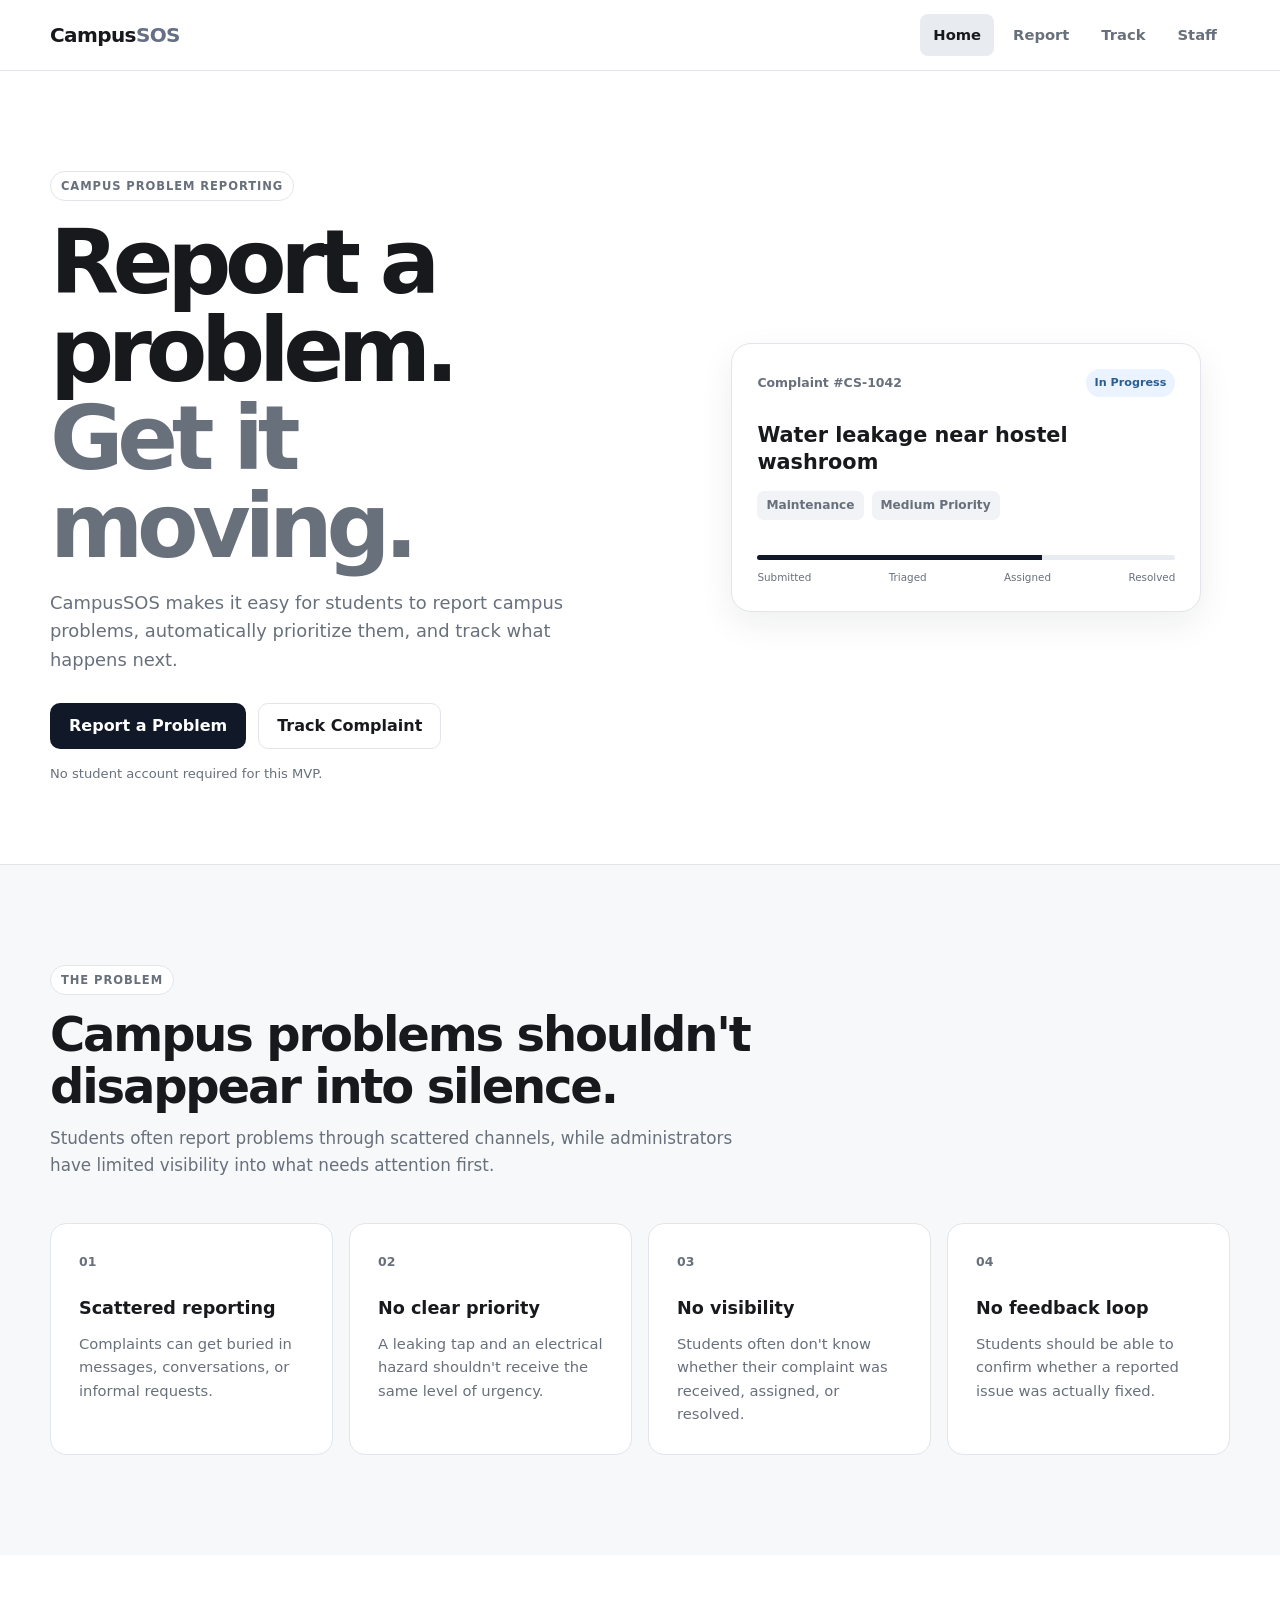
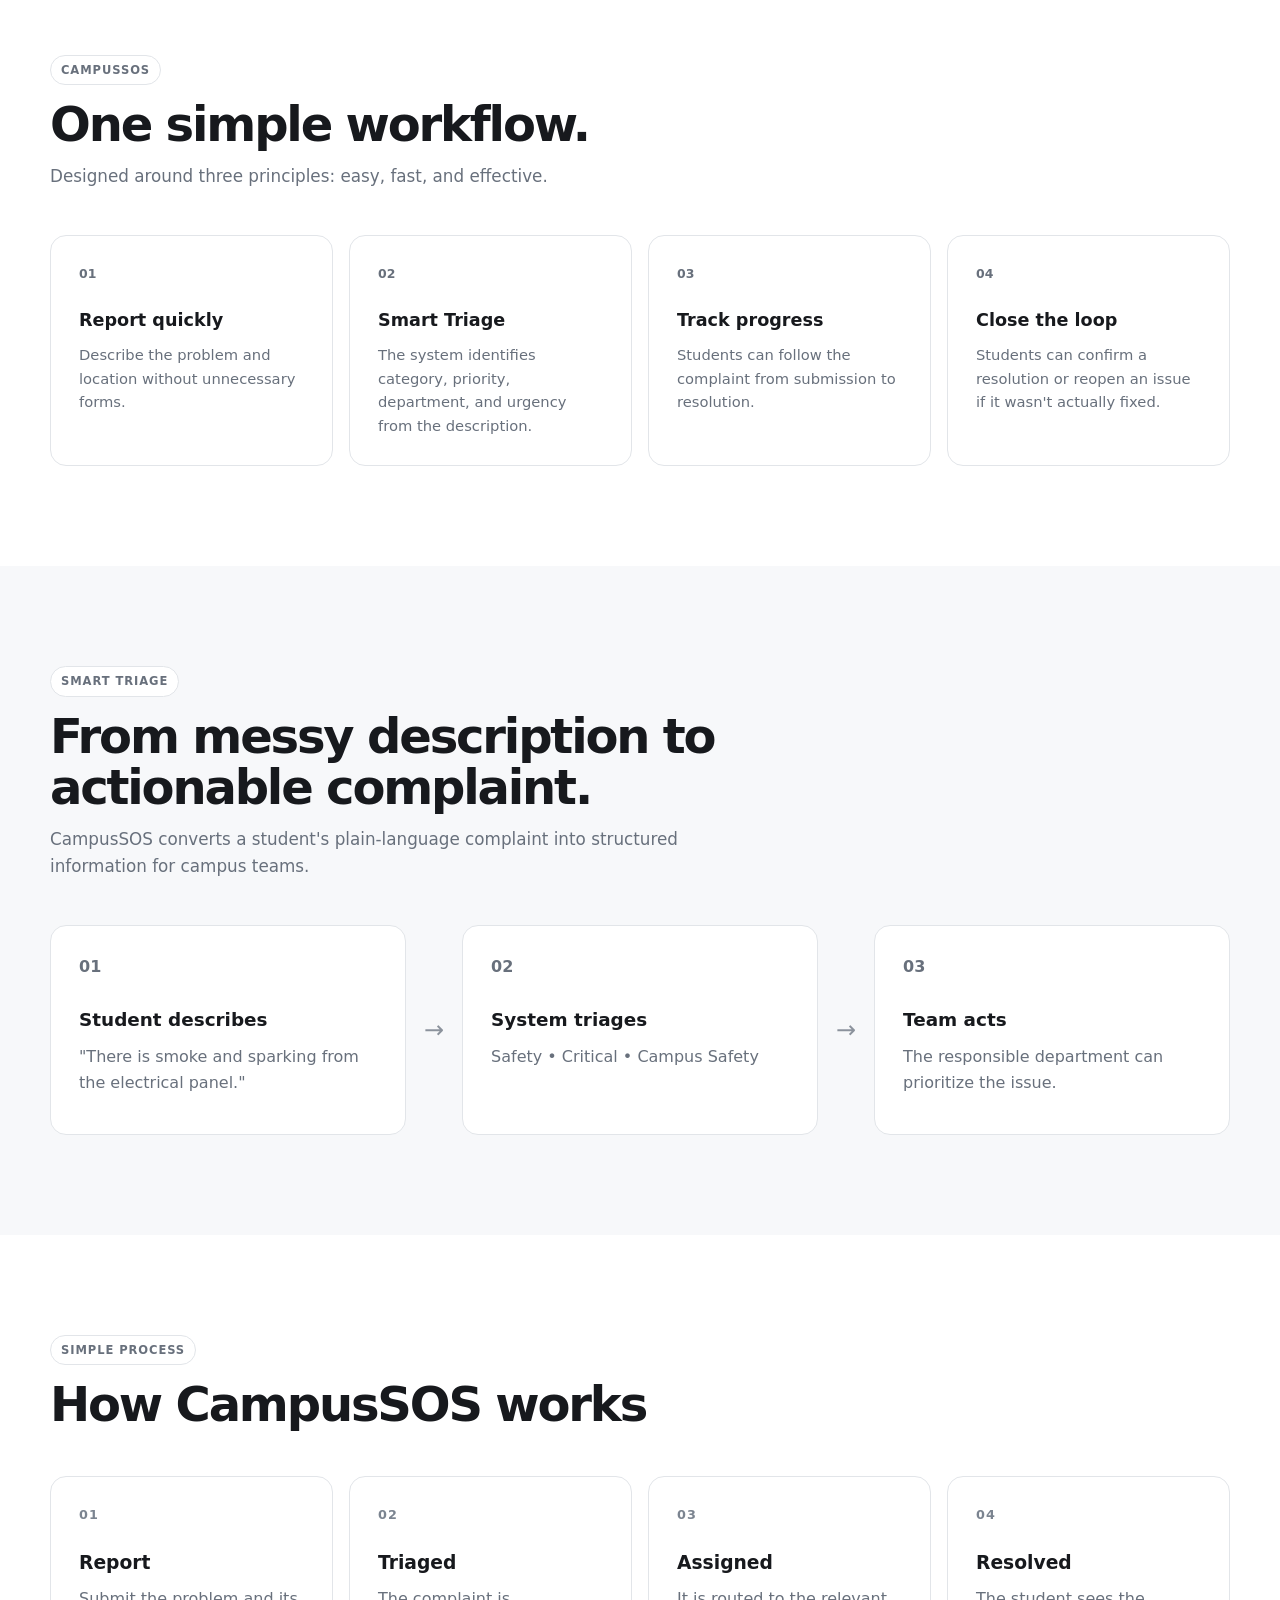
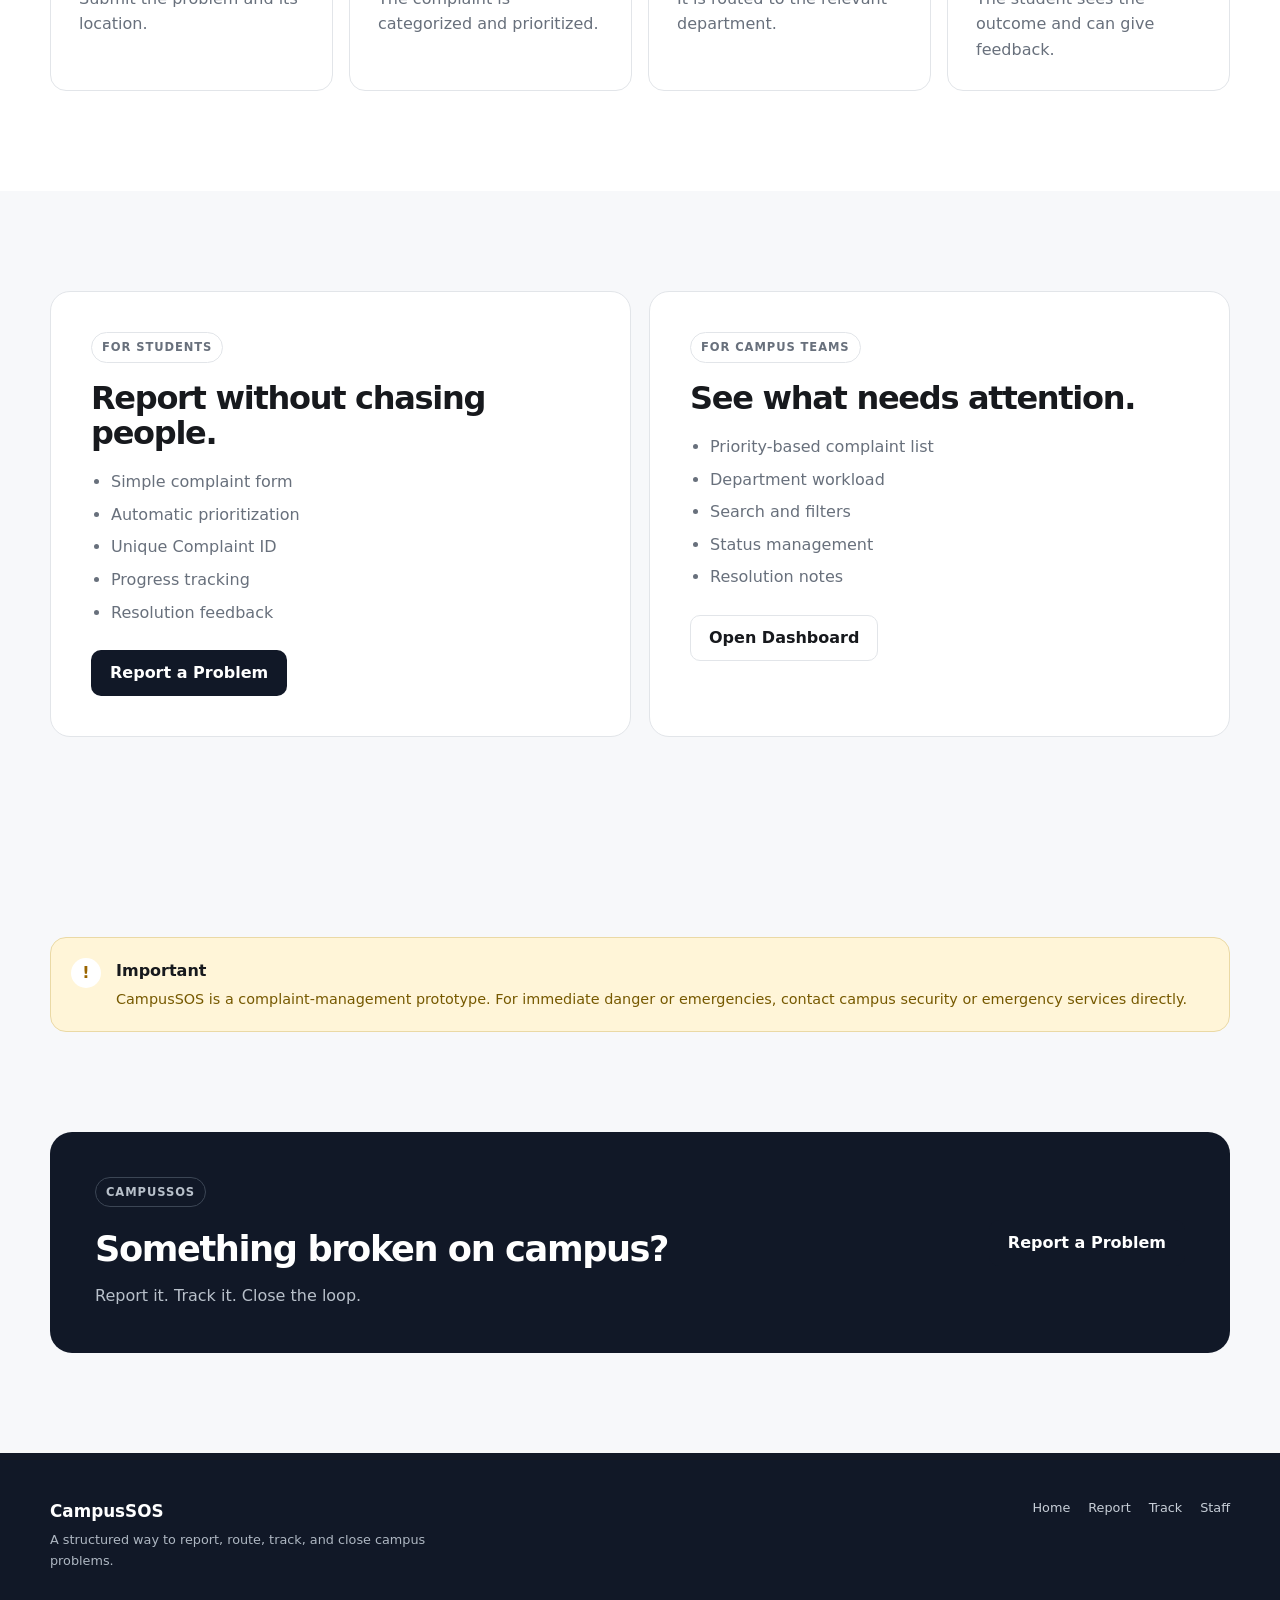
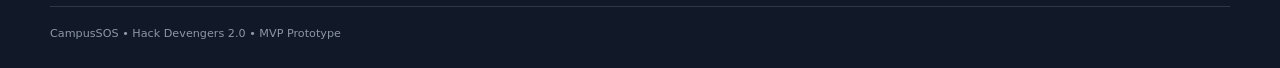
<file: index.html>
<!DOCTYPE html>
<html lang="en">
<head>
    <meta charset="UTF-8">
    <meta name="viewport" content="width=device-width, initial-scale=1.0">
    <meta name="description" content="CampusSOS - A simple and transparent campus complaint management system.">
    <title>CampusSOS | Campus Problem Reporting</title>
    <link rel="stylesheet" href="style.css">
</head>

<body>

<nav class="navbar">
    <div class="nav-container">
        <a href="index.html" class="logo">Campus<span>SOS</span></a>

        <div class="nav-links">
            <a href="index.html" class="active">Home</a>
            <a href="report.html">Report</a>
            <a href="track.html">Track</a>
            <a href="admin.html">Staff</a>
        </div>
    </div>
</nav>


<main>

    <!-- HERO -->
    <section class="hero">
        <div class="hero-container">

            <div class="hero-content">

                <div class="page-badge">Campus Problem Reporting</div>

                <h1>
                    Report a problem.<br>
                    <span>Get it moving.</span>
                </h1>

                <p>
                    CampusSOS makes it easy for students to report campus problems,
                    automatically prioritize them, and track what happens next.
                </p>

                <div class="hero-actions">
                    <a href="report.html" class="primary-button">
                        Report a Problem
                    </a>

                    <a href="track.html" class="secondary-button">
                        Track Complaint
                    </a>
                </div>

                <div class="hero-note">
                    No student account required for this MVP.
                </div>

            </div>


            <div class="hero-visual">

                <div class="complaint-preview">

                    <div class="preview-top">
                        <span>Complaint #CS-1042</span>
                        <span class="status-badge status-in-progress">
                            In Progress
                        </span>
                    </div>

                    <h3>Water leakage near hostel washroom</h3>

                    <div class="preview-details">
                        <span>Maintenance</span>
                        <span>Medium Priority</span>
                    </div>

                    <div class="preview-progress">
                        <div class="progress-line">
                            <span class="progress-active"></span>
                        </div>

                        <div class="preview-status-row">
                            <span>Submitted</span>
                            <span>Triaged</span>
                            <span>Assigned</span>
                            <span>Resolved</span>
                        </div>
                    </div>

                </div>

            </div>

        </div>
    </section>


    <!-- PROBLEM -->
    <section class="section">
        <div class="section-heading">
            <span class="page-badge">The Problem</span>

            <h2>Campus problems shouldn't disappear into silence.</h2>

            <p>
                Students often report problems through scattered channels,
                while administrators have limited visibility into what needs
                attention first.
            </p>
        </div>

        <div class="features-grid">

            <div class="feature-card">
                <div class="feature-number">01</div>
                <h3>Scattered reporting</h3>
                <p>
                    Complaints can get buried in messages, conversations,
                    or informal requests.
                </p>
            </div>

            <div class="feature-card">
                <div class="feature-number">02</div>
                <h3>No clear priority</h3>
                <p>
                    A leaking tap and an electrical hazard shouldn't receive
                    the same level of urgency.
                </p>
            </div>

            <div class="feature-card">
                <div class="feature-number">03</div>
                <h3>No visibility</h3>
                <p>
                    Students often don't know whether their complaint was
                    received, assigned, or resolved.
                </p>
            </div>

            <div class="feature-card">
                <div class="feature-number">04</div>
                <h3>No feedback loop</h3>
                <p>
                    Students should be able to confirm whether a reported
                    issue was actually fixed.
                </p>
            </div>

        </div>
    </section>


    <!-- FEATURES -->
    <section class="section section-alt">

        <div class="section-heading">
            <span class="page-badge">CampusSOS</span>

            <h2>One simple workflow.</h2>

            <p>
                Designed around three principles: easy, fast, and effective.
            </p>
        </div>

        <div class="features-grid">

            <div class="feature-card feature-highlight">
                <div class="feature-icon">01</div>
                <h3>Report quickly</h3>
                <p>
                    Describe the problem and location without unnecessary forms.
                </p>
            </div>

            <div class="feature-card feature-highlight">
                <div class="feature-icon">02</div>
                <h3>Smart Triage</h3>
                <p>
                    The system identifies category, priority, department,
                    and urgency from the description.
                </p>
            </div>

            <div class="feature-card feature-highlight">
                <div class="feature-icon">03</div>
                <h3>Track progress</h3>
                <p>
                    Students can follow the complaint from submission
                    to resolution.
                </p>
            </div>

            <div class="feature-card feature-highlight">
                <div class="feature-icon">04</div>
                <h3>Close the loop</h3>
                <p>
                    Students can confirm a resolution or reopen an issue
                    if it wasn't actually fixed.
                </p>
            </div>

        </div>

    </section>


    <!-- SMART TRIAGE -->
    <section class="section">

        <div class="section-heading">
            <span class="page-badge">Smart Triage</span>

            <h2>From messy description to actionable complaint.</h2>

            <p>
                CampusSOS converts a student's plain-language complaint
                into structured information for campus teams.
            </p>
        </div>


        <div class="triage-flow">

            <div class="triage-flow-card">
                <span>01</span>
                <strong>Student describes</strong>
                <p>
                    "There is smoke and sparking from the electrical panel."
                </p>
            </div>

            <div class="flow-arrow">→</div>

            <div class="triage-flow-card">
                <span>02</span>
                <strong>System triages</strong>
                <p>
                    Safety • Critical • Campus Safety
                </p>
            </div>

            <div class="flow-arrow">→</div>

            <div class="triage-flow-card">
                <span>03</span>
                <strong>Team acts</strong>
                <p>
                    The responsible department can prioritize the issue.
                </p>
            </div>

        </div>

    </section>


    <!-- WORKFLOW -->
    <section class="section section-alt">

        <div class="section-heading">
            <span class="page-badge">Simple Process</span>

            <h2>How CampusSOS works</h2>
        </div>

        <div class="steps-grid">

            <div class="step-card">
                <div class="step-number">01</div>
                <h3>Report</h3>
                <p>
                    Submit the problem and its location.
                </p>
            </div>

            <div class="step-card">
                <div class="step-number">02</div>
                <h3>Triaged</h3>
                <p>
                    The complaint is categorized and prioritized.
                </p>
            </div>

            <div class="step-card">
                <div class="step-number">03</div>
                <h3>Assigned</h3>
                <p>
                    It is routed to the relevant department.
                </p>
            </div>

            <div class="step-card">
                <div class="step-number">04</div>
                <h3>Resolved</h3>
                <p>
                    The student sees the outcome and can give feedback.
                </p>
            </div>

        </div>

    </section>


    <!-- AUDIENCE -->
    <section class="section">

        <div class="audience-grid">

            <div class="audience-card">
                <span class="page-badge">For Students</span>

                <h2>Report without chasing people.</h2>

                <ul>
                    <li>Simple complaint form</li>
                    <li>Automatic prioritization</li>
                    <li>Unique Complaint ID</li>
                    <li>Progress tracking</li>
                    <li>Resolution feedback</li>
                </ul>

                <a href="report.html" class="primary-button">
                    Report a Problem
                </a>
            </div>


            <div class="audience-card">
                <span class="page-badge">For Campus Teams</span>

                <h2>See what needs attention.</h2>

                <ul>
                    <li>Priority-based complaint list</li>
                    <li>Department workload</li>
                    <li>Search and filters</li>
                    <li>Status management</li>
                    <li>Resolution notes</li>
                </ul>

                <a href="admin.html" class="secondary-button">
                    Open Dashboard
                </a>
            </div>

        </div>

    </section>


    <!-- SAFETY -->
    <section class="section">
        <div class="safety-note">

            <div class="safety-icon">!</div>

            <div>
                <strong>Important</strong>

                <p>
                    CampusSOS is a complaint-management prototype.
                    For immediate danger or emergencies, contact campus security
                    or emergency services directly.
                </p>
            </div>

        </div>
    </section>


    <!-- FINAL CTA -->
    <section class="final-cta">

        <div>
            <span class="page-badge">CampusSOS</span>

            <h2>Something broken on campus?</h2>

            <p>
                Report it. Track it. Close the loop.
            </p>
        </div>

        <a href="report.html" class="primary-button">
            Report a Problem
        </a>

    </section>

</main>


<footer class="footer">

    <div class="footer-container">

        <div>
            <strong>CampusSOS</strong>
            <p>
                A structured way to report, route, track, and close campus problems.
            </p>
        </div>

        <div class="footer-links">
            <a href="index.html">Home</a>
            <a href="report.html">Report</a>
            <a href="track.html">Track</a>
            <a href="admin.html">Staff</a>
        </div>

    </div>

    <div class="footer-bottom">
        CampusSOS • Hack Devengers 2.0 • MVP Prototype
    </div>

</footer>

</body>
</html>
</file>
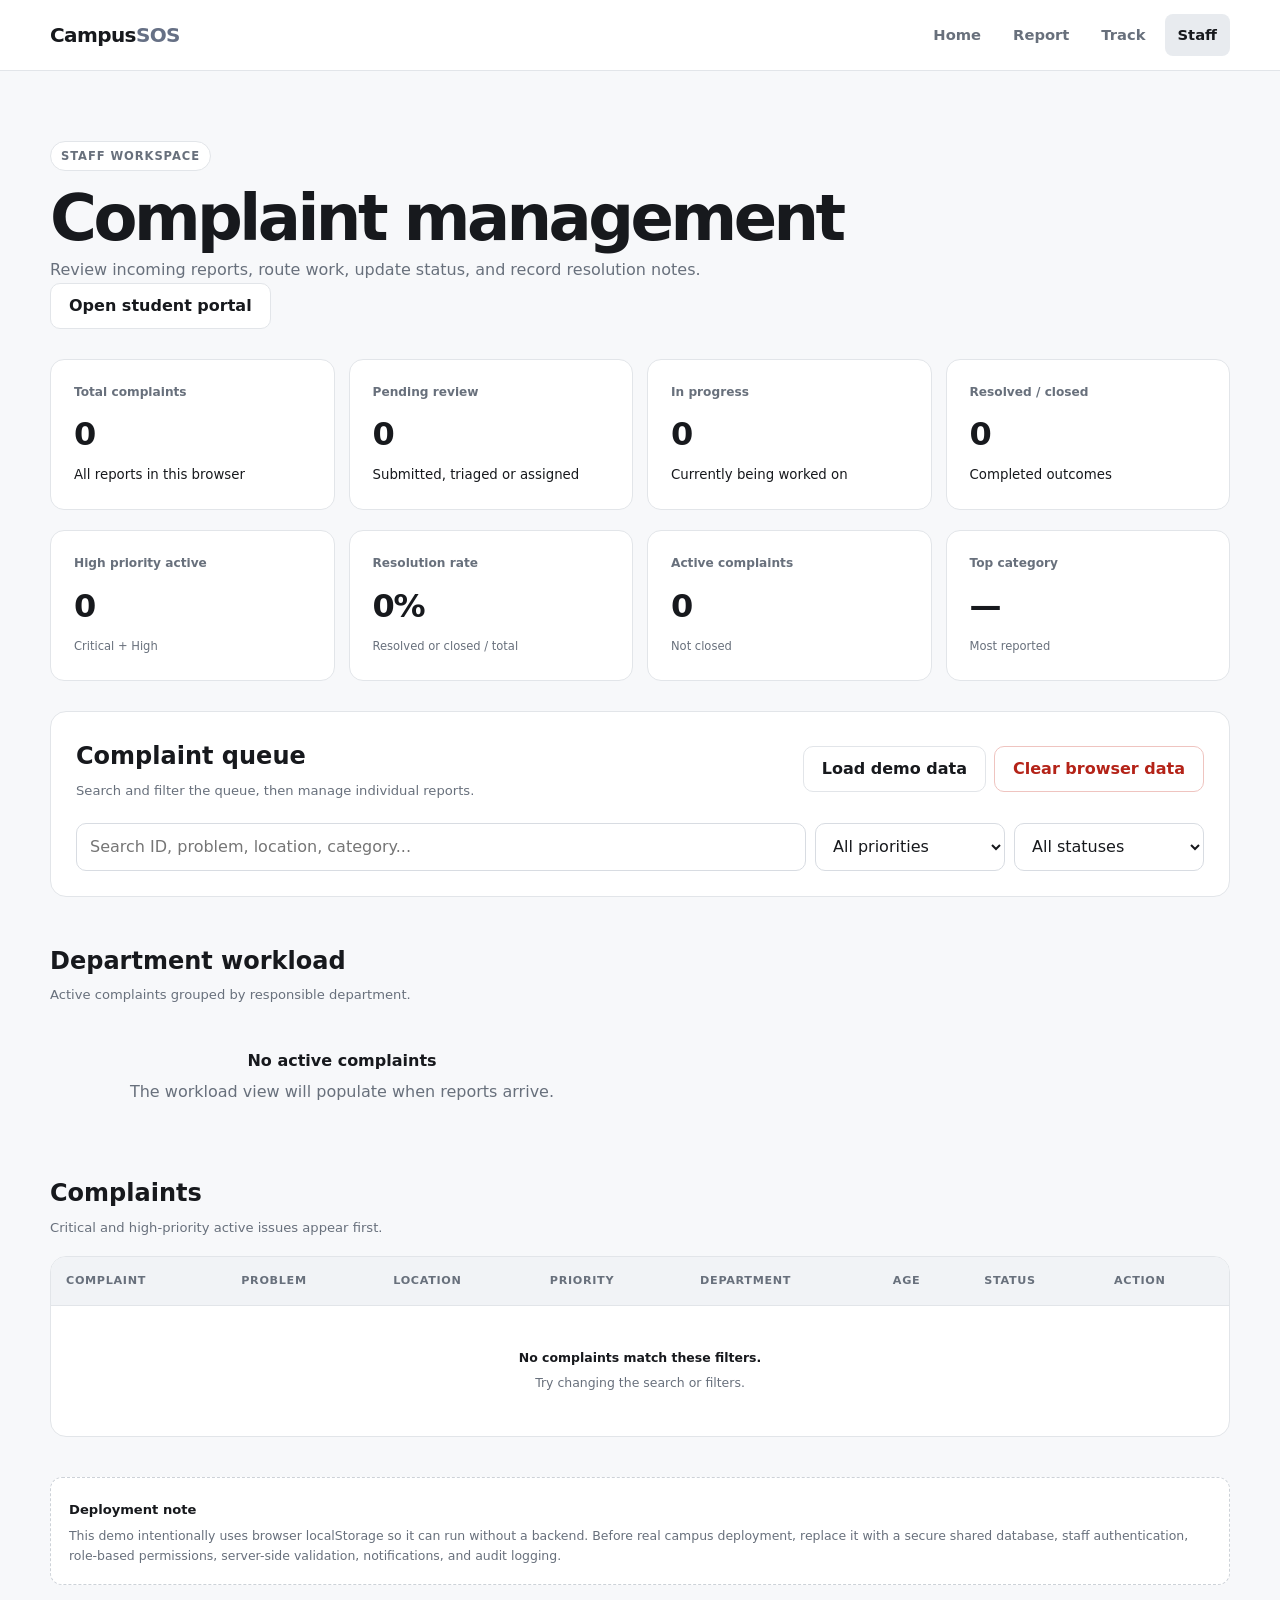
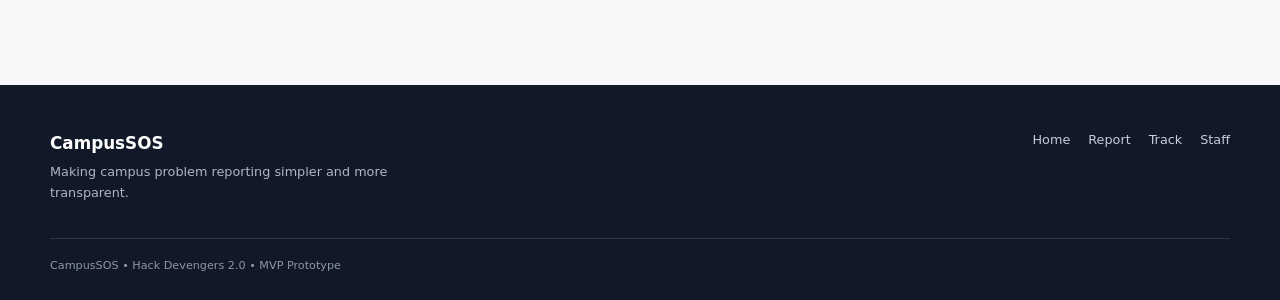
<file: admin.html>
<!DOCTYPE html>
<html lang="en">
<head><meta charset="UTF-8"><meta name="viewport" content="width=device-width, initial-scale=1.0"><meta name="description" content="CampusSOS staff dashboard for managing campus complaints."><title>Staff Dashboard | CampusSOS</title><link rel="stylesheet" href="style.css"></head>
<body>
<nav class="navbar"><div class="nav-container"><a href="index.html" class="logo">Campus<span>SOS</span></a><div class="nav-links" aria-label="Main navigation"><a href="index.html">Home</a><a href="report.html">Report</a><a href="track.html">Track</a><a href="admin.html" class="active" aria-current="page">Staff</a></div></div></nav>

<main class="admin-container">
<section class="admin-header"><div><div class="page-badge">Staff workspace</div><h1>Complaint management</h1><p>Review incoming reports, route work, update status, and record resolution notes.</p></div><a href="report.html" class="secondary-button">Open student portal</a></section>
<div id="highPriorityAlert" class="high-priority-alert" role="status"></div>

<section class="stats-grid">
<div class="stat-card"><span>Total complaints</span><strong id="totalComplaints">0</strong><small>All reports in this browser</small></div>
<div class="stat-card"><span>Pending review</span><strong id="pendingComplaints">0</strong><small>Submitted, triaged or assigned</small></div>
<div class="stat-card"><span>In progress</span><strong id="inProgressComplaints">0</strong><small>Currently being worked on</small></div>
<div class="stat-card"><span>Resolved / closed</span><strong id="resolvedComplaints">0</strong><small>Completed outcomes</small></div>
</section>

<section class="analytics-grid">
<div class="analytics-card"><span>High priority active</span><strong id="highPriorityCount">0</strong><small>Critical + High</small></div>
<div class="analytics-card"><span>Resolution rate</span><strong id="resolutionRate">0%</strong><small>Resolved or closed / total</small></div>
<div class="analytics-card"><span>Active complaints</span><strong id="activeComplaints">0</strong><small>Not closed</small></div>
<div class="analytics-card"><span>Top category</span><strong id="topCategory">—</strong><small>Most reported</small></div>
</section>

<section class="admin-toolbar">
<div class="admin-toolbar-top"><div><h2>Complaint queue</h2><p>Search and filter the queue, then manage individual reports.</p></div><div class="admin-actions"><button type="button" class="secondary-button" onclick="addDemoData()">Load demo data</button><button type="button" class="danger-button" onclick="clearComplaints()">Clear browser data</button></div></div>
<div class="admin-controls"><label class="sr-only" for="searchInput">Search complaints</label><input type="search" id="searchInput" placeholder="Search ID, problem, location, category..." oninput="loadDashboard()"><label class="sr-only" for="priorityFilter">Filter by priority</label><select id="priorityFilter" onchange="loadDashboard()"><option value="All">All priorities</option><option value="Critical">Critical</option><option value="High">High</option><option value="Medium">Medium</option><option value="Low">Low</option></select><label class="sr-only" for="statusFilter">Filter by status</label><select id="statusFilter" onchange="loadDashboard()"><option value="All">All statuses</option><option value="Submitted">Submitted</option><option value="Triaged">Triaged</option><option value="Assigned">Assigned</option><option value="In Progress">In Progress</option><option value="Resolved">Resolved</option><option value="Closed">Closed</option><option value="Reopened">Reopened</option></select></div>
</section>

<section class="dashboard-section"><div class="section-heading-small"><h2>Department workload</h2><p>Active complaints grouped by responsible department.</p></div><div id="departmentWorkload" class="department-list"></div></section>
<section class="dashboard-section"><div class="section-heading-small"><h2>Complaints</h2><p>Critical and high-priority active issues appear first.</p></div><div class="table-wrapper"><table class="complaints-table"><caption class="sr-only">CampusSOS complaint queue</caption><thead><tr><th scope="col">Complaint</th><th scope="col">Problem</th><th scope="col">Location</th><th scope="col">Priority</th><th scope="col">Department</th><th scope="col">Age</th><th scope="col">Status</th><th scope="col">Action</th></tr></thead><tbody id="complaintsTableBody"></tbody></table></div></section>
<section class="prototype-note"><strong>Deployment note</strong><p>This demo intentionally uses browser localStorage so it can run without a backend. Before real campus deployment, replace it with a secure shared database, staff authentication, role-based permissions, server-side validation, notifications, and audit logging.</p></section>
</main>

<div id="manageModal" class="modal-backdrop" hidden><div class="modal-card" role="dialog" aria-modal="true" aria-labelledby="manageModalTitle"><button type="button" class="modal-close" onclick="closeManageModal()" aria-label="Close">×</button><div class="page-badge">Complaint details</div><h2 id="manageModalTitle">Manage complaint</h2><div id="manageModalContent"></div><div class="modal-actions"><button type="button" class="secondary-button" onclick="closeManageModal()">Cancel</button><button type="button" class="primary-button" onclick="saveManageModal()">Save changes</button></div></div></div>
<div id="confirmModal" class="modal-backdrop" hidden><div class="modal-card compact-modal" role="dialog" aria-modal="true" aria-labelledby="confirmModalTitle"><div class="page-badge">Confirm action</div><h2 id="confirmModalTitle"></h2><p id="confirmModalText"></p><div class="modal-actions"><button type="button" class="secondary-button" onclick="closeConfirmModal()">Cancel</button><button type="button" class="danger-button" onclick="confirmPendingAction()">Delete</button></div></div></div>

<footer class="footer"><div class="footer-container"><div><strong>CampusSOS</strong><p>Making campus problem reporting simpler and more transparent.</p></div><div class="footer-links"><a href="index.html">Home</a><a href="report.html">Report</a><a href="track.html">Track</a><a href="admin.html">Staff</a></div></div><div class="footer-bottom">CampusSOS • Hack Devengers 2.0 • MVP Prototype</div></footer>
<script src="script.js"></script>
<script>
let manageComplaintId = null;
let pendingConfirmAction = null;

function getStatusOptions(c) { return STATUS_LIST.map(s => `<option value="${escapeHTML(s)}" ${c.status === s ? "selected" : ""}>${escapeHTML(s)}</option>`).join(""); }

function loadDashboard() {
    const complaints = getComplaints();
    const total = complaints.length;
    const pending = complaints.filter(c => ["Submitted", "Triaged", "Assigned"].includes(c.status)).length;
    const inProgress = complaints.filter(c => c.status === "In Progress").length;
    const resolved = complaints.filter(c => ["Resolved", "Closed"].includes(c.status)).length;
    const highPriority = complaints.filter(c => ["Critical", "High"].includes(c.priority) && !["Resolved", "Closed"].includes(c.status)).length;
    const active = complaints.filter(c => !["Resolved", "Closed"].includes(c.status)).length;
    document.getElementById("totalComplaints").textContent = total;
    document.getElementById("pendingComplaints").textContent = pending;
    document.getElementById("inProgressComplaints").textContent = inProgress;
    document.getElementById("resolvedComplaints").textContent = resolved;
    document.getElementById("highPriorityCount").textContent = highPriority;
    document.getElementById("activeComplaints").textContent = active;
    document.getElementById("resolutionRate").textContent = `${total ? Math.round((resolved / total) * 100) : 0}%`;
    const categoryCounts = {};
    complaints.forEach(c => categoryCounts[c.category] = (categoryCounts[c.category] || 0) + 1);
    const categories = Object.keys(categoryCounts).sort((a,b) => categoryCounts[b] - categoryCounts[a]);
    document.getElementById("topCategory").textContent = categories[0] || "—";
    const alertBox = document.getElementById("highPriorityAlert");
    if (highPriority) { alertBox.innerHTML = `<strong>${highPriority} active high-priority complaint${highPriority === 1 ? "" : "s"} need attention.</strong><span>Review Critical and High issues first.</span>`; alertBox.classList.add("visible"); }
    else { alertBox.innerHTML = `<strong>No active high-priority complaints.</strong><span>The queue currently has no Critical or High items requiring immediate review.</span>`; alertBox.classList.remove("visible"); }
    renderDepartmentWorkload(complaints);
    renderComplaintTable(complaints);
}

function renderDepartmentWorkload(complaints) {
    const container = document.getElementById("departmentWorkload");
    const counts = {};
    complaints.filter(c => !["Resolved", "Closed"].includes(c.status)).forEach(c => counts[c.department] = (counts[c.department] || 0) + 1);
    const departments = Object.keys(counts).sort((a,b) => counts[b] - counts[a]);
    if (!departments.length) { container.innerHTML = `<div class="empty-dashboard"><strong>No active complaints</strong><span>The workload view will populate when reports arrive.</span></div>`; return; }
    const max = Math.max(...departments.map(d => counts[d]));
    container.innerHTML = departments.map(d => `<div class="department-row"><div class="department-row-top"><strong>${escapeHTML(d)}</strong><span>${counts[d]} active</span></div><div class="department-bar"><div class="department-bar-fill" style="width:${Math.max(8, Math.round(counts[d] / max * 100))}%"></div></div></div>`).join("");
}

function renderComplaintTable(complaints) {
    const body = document.getElementById("complaintsTableBody");
    const search = (document.getElementById("searchInput").value || "").toLowerCase().trim();
    const priority = document.getElementById("priorityFilter").value;
    const status = document.getElementById("statusFilter").value;
    let filtered = complaints.filter(c => {
        const searchable = [c.id, c.studentName, c.description, c.location, c.category, c.department, c.assignedTo].join(" ").toLowerCase();
        return (!search || searchable.includes(search)) && (priority === "All" || c.priority === priority) && (status === "All" || c.status === status);
    });
    filtered.sort((a,b) => (PRIORITY_ORDER[a.priority] || 5) - (PRIORITY_ORDER[b.priority] || 5) || new Date(a.createdAt) - new Date(b.createdAt));
    if (!filtered.length) { body.innerHTML = `<tr><td colspan="8"><div class="empty-dashboard"><strong>No complaints match these filters.</strong><span>Try changing the search or filters.</span></div></td></tr>`; return; }
    body.innerHTML = filtered.map(c => `<tr><td><strong>${escapeHTML(c.id)}</strong><small>${escapeHTML(c.studentName || "Anonymous")}</small></td><td><div class="table-problem">${escapeHTML(c.description)}</div></td><td>${escapeHTML(c.location)}</td><td><span class="priority-badge priority-${escapeHTML(c.priority.toLowerCase())}">${escapeHTML(c.priority)}</span></td><td>${escapeHTML(c.department)}</td><td><span class="age-badge">${escapeHTML(getComplaintAge(c.createdAt))}</span></td><td><label class="sr-only" for="status-${escapeHTML(c.id)}">Update status for ${escapeHTML(c.id)}</label><select id="status-${escapeHTML(c.id)}" class="status-select" onchange="updateStatus('${escapeHTML(c.id)}',this.value)">${getStatusOptions(c)}</select></td><td><button type="button" class="table-button" onclick="openManageModal('${escapeHTML(c.id)}')">Manage</button></td></tr>`).join("");
}

function openManageModal(id) {
    const c = getComplaints().find(x => x.id === id);
    if (!c) return;
    manageComplaintId = id;
    document.getElementById("manageModalContent").innerHTML = `
        <div class="modal-summary"><div><span>Complaint ID</span><strong>${escapeHTML(c.id)}</strong></div><div><span>Priority</span><strong><span class="priority-badge priority-${c.priority.toLowerCase()}">${escapeHTML(c.priority)}</span></strong></div><div><span>Location</span><strong>${escapeHTML(c.location)}</strong></div><div><span>Category</span><strong>${escapeHTML(c.category)}</strong></div></div>
        <div class="modal-description"><span>Reported problem</span><p>${escapeHTML(c.description)}</p></div>
        <div class="modal-form-grid"><div class="form-group"><label for="modalAssignedTo">Assigned to</label><input id="modalAssignedTo" maxlength="100" value="${escapeHTML(c.assignedTo)}" placeholder="Team or staff member"></div><div class="form-group"><label for="modalStatus">Status</label><select id="modalStatus">${getStatusOptions(c)}</select></div></div>
        <div class="form-group"><label for="modalResolutionNote">Resolution / progress note</label><textarea id="modalResolutionNote" rows="4" maxlength="500" placeholder="Add a short operational update...">${escapeHTML(c.resolutionNote)}</textarea></div>
        <p class="modal-help">Changes are stored in this browser only in the MVP.</p>`;
    document.getElementById("manageModal").hidden = false;
    document.body.classList.add("modal-open");
    document.getElementById("modalAssignedTo").focus();
}

function closeManageModal() { document.getElementById("manageModal").hidden = true; manageComplaintId = null; document.body.classList.remove("modal-open"); }

function saveManageModal() {
    if (!manageComplaintId) return;
    const assigned = document.getElementById("modalAssignedTo").value.trim();
    const status = document.getElementById("modalStatus").value;
    const note = document.getElementById("modalResolutionNote").value.trim();
    assignComplaint(manageComplaintId, assigned);
    updateStatus(manageComplaintId, status);
    saveResolutionNote(manageComplaintId, note);
    closeManageModal();
    loadDashboard();
}

function openConfirmModal(title, text, action) { pendingConfirmAction = action; document.getElementById("confirmModalTitle").textContent = title; document.getElementById("confirmModalText").textContent = text; document.getElementById("confirmModal").hidden = false; document.body.classList.add("modal-open"); }
function closeConfirmModal() { document.getElementById("confirmModal").hidden = true; pendingConfirmAction = null; document.body.classList.remove("modal-open"); }
function confirmPendingAction() { const action = pendingConfirmAction; closeConfirmModal(); if (action) action(); }

document.addEventListener("keydown", e => { if (e.key === "Escape") { closeManageModal(); closeConfirmModal(); } });
document.addEventListener("DOMContentLoaded", loadDashboard);
</script>
</body>
</html>
</file>
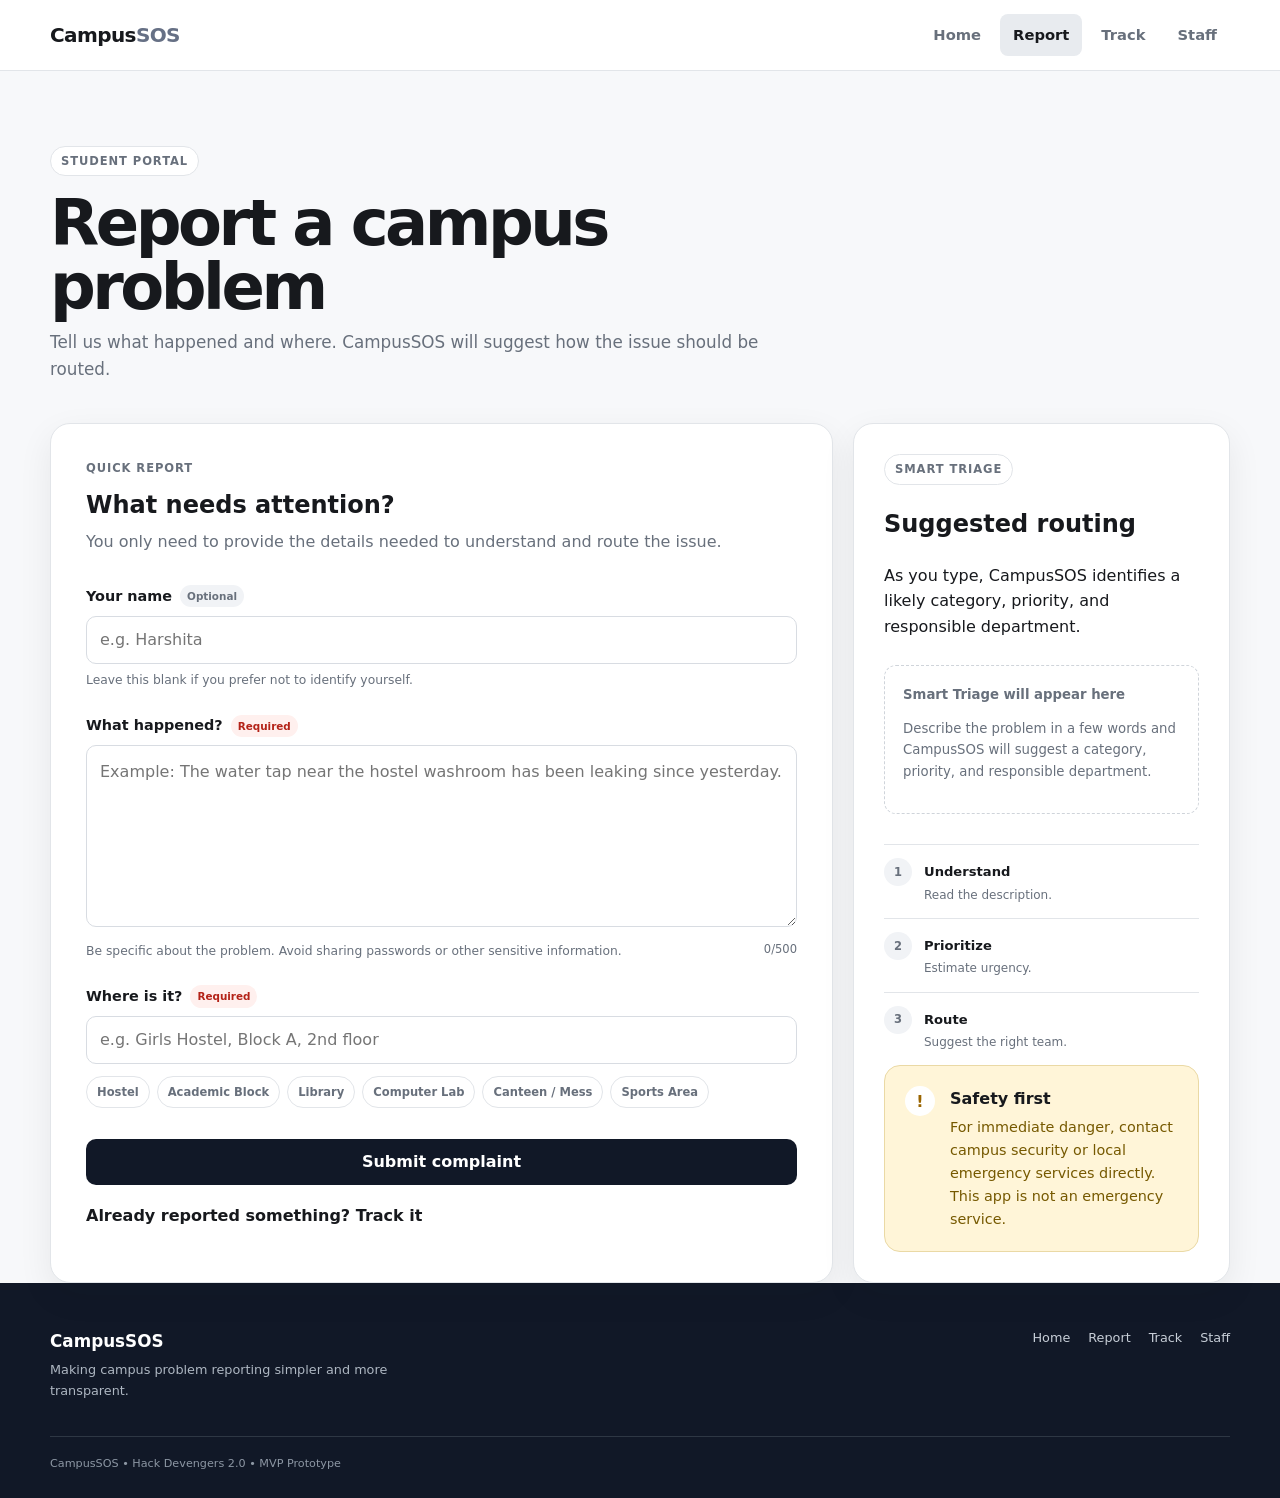
<file: report.html>
<!DOCTYPE html>
<html lang="en">
<head>
    <meta charset="UTF-8">
    <meta name="viewport" content="width=device-width, initial-scale=1.0">
    <meta name="description" content="Report a campus problem using CampusSOS.">
    <title>Report a Problem | CampusSOS</title>
    <link rel="stylesheet" href="style.css">
</head>
<body>
<nav class="navbar"><div class="nav-container">
    <a href="index.html" class="logo">Campus<span>SOS</span></a>
    <div class="nav-links" aria-label="Main navigation"><a href="index.html">Home</a><a href="report.html" class="active" aria-current="page">Report</a><a href="track.html">Track</a><a href="admin.html">Staff</a></div>
</div></nav>

<main class="page-container">
    <section class="report-header">
        <div class="page-badge">Student Portal</div>
        <h1>Report a campus problem</h1>
        <p>Tell us what happened and where. CampusSOS will suggest how the issue should be routed.</p>
    </section>

    <section class="report-layout">
        <div class="form-card">
            <div class="form-card-header">
                <div class="form-step-label">QUICK REPORT</div>
                <h2>What needs attention?</h2>
                <p>You only need to provide the details needed to understand and route the issue.</p>
            </div>

            <form id="complaintForm" novalidate>
                <div class="form-group">
                    <label for="studentName">Your name <span class="optional-label">Optional</span></label>
                    <input type="text" id="studentName" maxlength="80" autocomplete="name" placeholder="e.g. Harshita">
                    <small class="field-help">Leave this blank if you prefer not to identify yourself.</small>
                </div>

                <div class="form-group">
                    <label for="problem">What happened? <span class="required-label">Required</span></label>
                    <textarea id="problem" rows="6" maxlength="500" required placeholder="Example: The water tap near the hostel washroom has been leaking since yesterday."></textarea>
                    <div class="field-meta"><small class="field-help">Be specific about the problem. Avoid sharing passwords or other sensitive information.</small><span class="character-counter"><span id="characterCount">0</span>/500</span></div>
                </div>

                <div class="form-group">
                    <label for="location">Where is it? <span class="required-label">Required</span></label>
                    <input type="text" id="location" maxlength="120" autocomplete="off" placeholder="e.g. Girls Hostel, Block A, 2nd floor" required>
                    <div class="quick-location" aria-label="Quick location choices">
                        <button type="button" class="location-chip" onclick="setLocation('Hostel')">Hostel</button>
                        <button type="button" class="location-chip" onclick="setLocation('Academic Block')">Academic Block</button>
                        <button type="button" class="location-chip" onclick="setLocation('Library')">Library</button>
                        <button type="button" class="location-chip" onclick="setLocation('Computer Lab')">Computer Lab</button>
                        <button type="button" class="location-chip" onclick="setLocation('Canteen / Mess')">Canteen / Mess</button>
                        <button type="button" class="location-chip" onclick="setLocation('Sports Area')">Sports Area</button>
                    </div>
                </div>

                <div class="form-actions-row">
                    <button type="submit" class="primary-button submit-button">Submit complaint</button>
                    <a href="track.html" class="text-link">Already reported something? Track it</a>
                </div>
            </form>
        </div>

        <aside class="triage-card" aria-labelledby="triageTitle">
            <div class="page-badge">Smart Triage</div>
            <h2 id="triageTitle">Suggested routing</h2>
            <p class="triage-intro">As you type, CampusSOS identifies a likely category, priority, and responsible department.</p>
            <div id="triagePreview" class="triage-preview" aria-live="polite">
                <div class="triage-empty"><strong>Smart Triage will appear here</strong><p>Describe the problem and the suggestion will update automatically.</p></div>
            </div>
            <div class="triage-process">
                <div class="triage-process-item"><span class="triage-number">1</span><div><strong>Understand</strong><p>Read the description.</p></div></div>
                <div class="triage-process-item"><span class="triage-number">2</span><div><strong>Prioritize</strong><p>Estimate urgency.</p></div></div>
                <div class="triage-process-item"><span class="triage-number">3</span><div><strong>Route</strong><p>Suggest the right team.</p></div></div>
            </div>
            <div class="safety-note compact"><div class="safety-icon">!</div><div><strong>Safety first</strong><p>For immediate danger, contact campus security or local emergency services directly. This app is not an emergency service.</p></div></div>
        </aside>
    </section>
</main>

<footer class="footer"><div class="footer-container"><div><strong>CampusSOS</strong><p>Making campus problem reporting simpler and more transparent.</p></div><div class="footer-links"><a href="index.html">Home</a><a href="report.html">Report</a><a href="track.html">Track</a><a href="admin.html">Staff</a></div></div><div class="footer-bottom">CampusSOS • Hack Devengers 2.0 • MVP Prototype</div></footer>
<script src="script.js"></script>
</body>
</html>
</file>
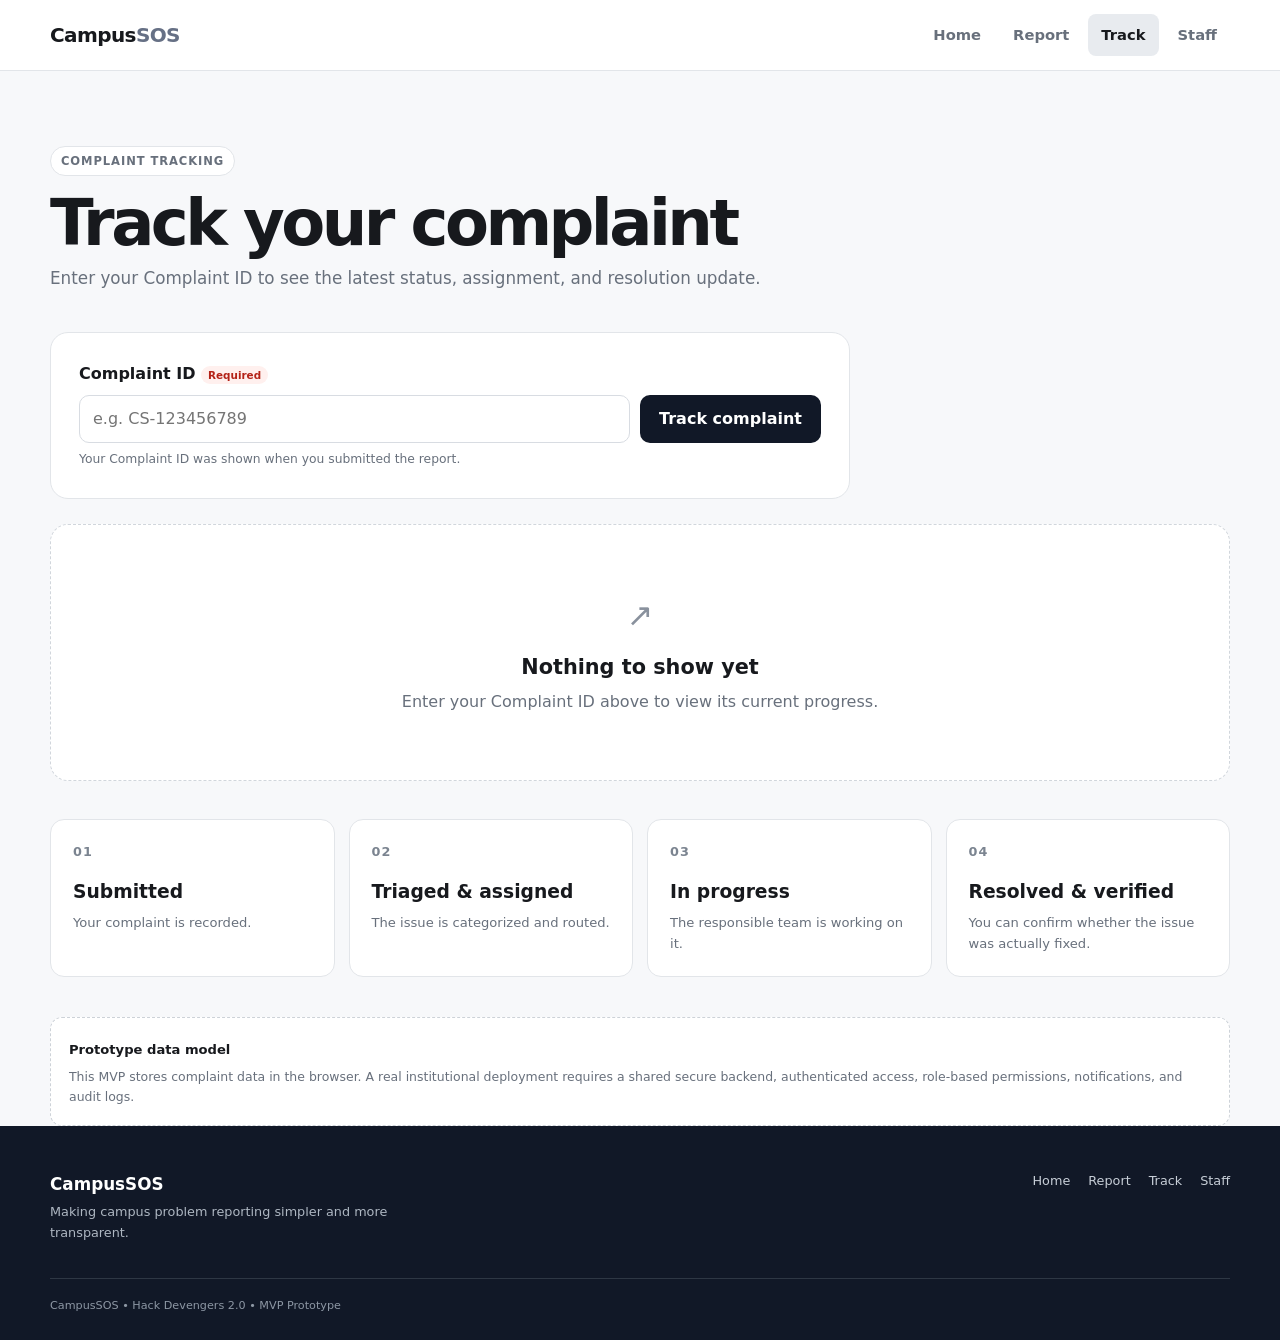
<file: track.html>
<!DOCTYPE html>
<html lang="en">
<head>
    <meta charset="UTF-8">
    <meta name="viewport" content="width=device-width, initial-scale=1.0">
    <meta name="description" content="Track the status of a CampusSOS complaint.">
    <title>Track Complaint | CampusSOS</title>
    <link rel="stylesheet" href="style.css">
</head>
<body>
<nav class="navbar"><div class="nav-container"><a href="index.html" class="logo">Campus<span>SOS</span></a><div class="nav-links" aria-label="Main navigation"><a href="index.html">Home</a><a href="report.html">Report</a><a href="track.html" class="active" aria-current="page">Track</a><a href="admin.html">Staff</a></div></div></nav>

<main class="page-container">
    <section class="report-header">
        <div class="page-badge">Complaint Tracking</div>
        <h1>Track your complaint</h1>
        <p>Enter your Complaint ID to see the latest status, assignment, and resolution update.</p>
    </section>

    <section class="tracking-search-card">
        <form id="trackingForm" novalidate>
            <label for="complaintId">Complaint ID <span class="required-label">Required</span></label>
            <div class="tracking-input-row"><input type="text" id="complaintId" maxlength="40" placeholder="e.g. CS-123456789" autocomplete="off" required><button type="submit" class="primary-button">Track complaint</button></div>
            <small class="field-help">Your Complaint ID was shown when you submitted the report.</small>
        </form>
    </section>

    <section id="trackingResult" class="tracking-result" aria-live="polite">
        <div class="empty-result"><div class="empty-icon" aria-hidden="true">↗</div><h2>Nothing to show yet</h2><p>Enter your Complaint ID above to view its current progress.</p></div>
    </section>

    <section class="tracking-info-grid">
        <div class="info-card"><div class="step-number">01</div><h3>Submitted</h3><p>Your complaint is recorded.</p></div>
        <div class="info-card"><div class="step-number">02</div><h3>Triaged & assigned</h3><p>The issue is categorized and routed.</p></div>
        <div class="info-card"><div class="step-number">03</div><h3>In progress</h3><p>The responsible team is working on it.</p></div>
        <div class="info-card"><div class="step-number">04</div><h3>Resolved & verified</h3><p>You can confirm whether the issue was actually fixed.</p></div>
    </section>

    <section class="prototype-note"><strong>Prototype data model</strong><p>This MVP stores complaint data in the browser. A real institutional deployment requires a shared secure backend, authenticated access, role-based permissions, notifications, and audit logs.</p></section>
</main>

<footer class="footer"><div class="footer-container"><div><strong>CampusSOS</strong><p>Making campus problem reporting simpler and more transparent.</p></div><div class="footer-links"><a href="index.html">Home</a><a href="report.html">Report</a><a href="track.html">Track</a><a href="admin.html">Staff</a></div></div><div class="footer-bottom">CampusSOS • Hack Devengers 2.0 • MVP Prototype</div></footer>
<script src="script.js"></script>
</body>
</html>
</file>
<file: style.css>
:root {
    --bg: #f7f8fa;
    --surface: #ffffff;
    --surface-soft: #f1f3f6;
    --text: #17191d;
    --muted: #68707c;
    --border: #e2e5e9;
    --accent: #111827;
    --accent-soft: #e8ebef;
    --success: #18794e;
    --success-bg: #eaf7f0;
    --warning: #9a6500;
    --warning-bg: #fff5d8;
    --danger: #b42318;
    --danger-bg: #fff0ee;
    --critical: #8b1e1e;
    --shadow: 0 12px 35px rgba(20, 25, 35, 0.07);
    --radius: 16px;
    --radius-small: 10px;
    --max-width: 1180px;
}


* {
    box-sizing: border-box;
}


html {
    scroll-behavior: smooth;
}


body {
    margin: 0;
    background: var(--bg);
    color: var(--text);
    font-family:
        Inter,
        ui-sans-serif,
        system-ui,
        -apple-system,
        BlinkMacSystemFont,
        "Segoe UI",
        sans-serif;
    line-height: 1.6;
}


a {
    color: inherit;
    text-decoration: none;
}


button,
input,
textarea,
select {
    font: inherit;
}


button {
    cursor: pointer;
}


/* NAVBAR */

.navbar {
    position: sticky;
    top: 0;
    z-index: 100;
    background: rgba(255, 255, 255, 0.96);
    border-bottom: 1px solid var(--border);
    backdrop-filter: blur(12px);
}


.nav-container {
    width: min(var(--max-width), calc(100% - 40px));
    min-height: 70px;
    margin: auto;
    display: flex;
    align-items: center;
    justify-content: space-between;
    gap: 25px;
}


.logo {
    font-size: 1.25rem;
    font-weight: 800;
    letter-spacing: -0.03em;
}


.logo span {
    color: #667085;
}


.nav-links {
    display: flex;
    align-items: center;
    gap: 6px;
}


.nav-links a {
    padding: 9px 13px;
    border-radius: 8px;
    color: var(--muted);
    font-size: 0.92rem;
    font-weight: 600;
}


.nav-links a:hover,
.nav-links a.active {
    background: var(--accent-soft);
    color: var(--text);
}


/* COMMON */

.page-container {
    width: min(var(--max-width), calc(100% - 40px));
    margin: auto;
}


.page-badge {
    display: inline-flex;
    align-items: center;
    width: fit-content;
    padding: 5px 10px;
    border: 1px solid var(--border);
    border-radius: 999px;
    background: var(--surface);
    color: var(--muted);
    font-size: 0.72rem;
    font-weight: 800;
    letter-spacing: 0.08em;
    text-transform: uppercase;
}


.primary-button,
.secondary-button,
.danger-button {
    display: inline-flex;
    align-items: center;
    justify-content: center;
    min-height: 46px;
    padding: 0 18px;
    border-radius: 10px;
    border: 1px solid transparent;
    font-weight: 750;
    transition: 0.18s ease;
}


.primary-button {
    background: var(--accent);
    color: white;
}


.primary-button:hover {
    transform: translateY(-1px);
    background: #2b3442;
}


.secondary-button {
    background: white;
    border-color: var(--border);
    color: var(--text);
}


.secondary-button:hover {
    background: var(--surface-soft);
}


.danger-button {
    background: white;
    border-color: #efc4c0;
    color: var(--danger);
}


.danger-button:hover {
    background: var(--danger-bg);
}


.section {
    width: min(var(--max-width), calc(100% - 40px));
    margin: auto;
    padding: 100px 0;
}


.section-alt {
    width: 100%;
    max-width: none;
    padding-left: max(20px, calc((100% - var(--max-width)) / 2));
    padding-right: max(20px, calc((100% - var(--max-width)) / 2));
    background: white;
}


.section-heading {
    max-width: 720px;
    margin-bottom: 45px;
}


.section-heading h2 {
    margin: 14px 0 12px;
    font-size: clamp(2rem, 4vw, 3rem);
    line-height: 1.08;
    letter-spacing: -0.045em;
}


.section-heading p {
    margin: 0;
    color: var(--muted);
    font-size: 1.05rem;
}


/* HERO */

.hero {
    padding: 100px 0 80px;
    background: white;
    border-bottom: 1px solid var(--border);
}


.hero-container {
    width: min(var(--max-width), calc(100% - 40px));
    margin: auto;
    display: grid;
    grid-template-columns: 1.05fr 0.95fr;
    align-items: center;
    gap: 70px;
}


.hero-content h1 {
    margin: 18px 0;
    font-size: clamp(3rem, 7vw, 5.7rem);
    line-height: 0.98;
    letter-spacing: -0.07em;
}


.hero-content h1 span {
    color: #68707c;
}


.hero-content > p {
    max-width: 620px;
    margin: 0;
    color: var(--muted);
    font-size: 1.12rem;
}


.hero-actions {
    display: flex;
    flex-wrap: wrap;
    gap: 12px;
    margin-top: 28px;
}


.hero-note {
    margin-top: 14px;
    color: var(--muted);
    font-size: 0.82rem;
}


.hero-visual {
    display: flex;
    justify-content: center;
}


.complaint-preview {
    width: min(100%, 470px);
    padding: 25px;
    background: white;
    border: 1px solid var(--border);
    border-radius: 20px;
    box-shadow: var(--shadow);
}


.preview-top {
    display: flex;
    justify-content: space-between;
    align-items: center;
    gap: 10px;
    color: var(--muted);
    font-size: 0.78rem;
    font-weight: 700;
}


.complaint-preview h3 {
    margin: 25px 0 15px;
    font-size: 1.3rem;
    line-height: 1.3;
}


.preview-details {
    display: flex;
    flex-wrap: wrap;
    gap: 8px;
}


.preview-details span {
    padding: 5px 9px;
    border-radius: 7px;
    background: var(--surface-soft);
    color: var(--muted);
    font-size: 0.76rem;
    font-weight: 700;
}


.preview-progress {
    margin-top: 35px;
}


.progress-line {
    height: 5px;
    background: #e8ebef;
    border-radius: 99px;
    overflow: hidden;
}


.progress-active {
    display: block;
    width: 68%;
    height: 100%;
    background: var(--accent);
}


.preview-status-row {
    display: flex;
    justify-content: space-between;
    margin-top: 9px;
    color: var(--muted);
    font-size: 0.65rem;
}


/* FEATURES */

.features-grid {
    display: grid;
    grid-template-columns: repeat(4, 1fr);
    gap: 16px;
}


.feature-card {
    padding: 28px;
    background: white;
    border: 1px solid var(--border);
    border-radius: var(--radius);
}


.feature-card h3 {
    margin: 22px 0 9px;
    font-size: 1.1rem;
}


.feature-card p {
    margin: 0;
    color: var(--muted);
    font-size: 0.92rem;
}


.feature-number,
.feature-icon {
    color: var(--muted);
    font-size: 0.78rem;
    font-weight: 800;
}


.feature-highlight {
    min-height: 220px;
}


/* TRIAGE FLOW */

.triage-flow {
    display: grid;
    grid-template-columns: 1fr auto 1fr auto 1fr;
    align-items: center;
    gap: 18px;
}


.triage-flow-card {
    min-height: 210px;
    padding: 28px;
    border: 1px solid var(--border);
    border-radius: var(--radius);
    background: white;
}


.triage-flow-card span {
    color: var(--muted);
    font-weight: 800;
}


.triage-flow-card strong {
    display: block;
    margin: 25px 0 10px;
    font-size: 1.15rem;
}


.triage-flow-card p {
    margin: 0;
    color: var(--muted);
}


.flow-arrow {
    color: #8b929c;
    font-size: 1.5rem;
}


/* STEPS */

.steps-grid {
    display: grid;
    grid-template-columns: repeat(4, 1fr);
    gap: 16px;
}


.step-card {
    padding: 28px;
    background: white;
    border: 1px solid var(--border);
    border-radius: var(--radius);
}


.step-number {
    color: #7b8490;
    font-size: 0.8rem;
    font-weight: 850;
    letter-spacing: 0.08em;
}


.step-card h3 {
    margin: 22px 0 8px;
}


.step-card p {
    margin: 0;
    color: var(--muted);
}


/* AUDIENCE */

.audience-grid {
    display: grid;
    grid-template-columns: 1fr 1fr;
    gap: 18px;
}


.audience-card {
    padding: 40px;
    background: white;
    border: 1px solid var(--border);
    border-radius: 20px;
}


.audience-card h2 {
    margin: 18px 0;
    font-size: 2rem;
    line-height: 1.1;
    letter-spacing: -0.04em;
}


.audience-card ul {
    margin: 0 0 25px;
    padding-left: 20px;
    color: var(--muted);
}


.audience-card li {
    margin: 7px 0;
}


/* SAFETY */

.safety-note {
    display: flex;
    gap: 15px;
    align-items: flex-start;
    padding: 20px;
    border: 1px solid #ead9a5;
    border-radius: var(--radius);
    background: var(--warning-bg);
}


.safety-icon {
    display: flex;
    flex: 0 0 30px;
    width: 30px;
    height: 30px;
    align-items: center;
    justify-content: center;
    border-radius: 50%;
    background: #fff;
    color: var(--warning);
    font-weight: 900;
}


.safety-note strong {
    display: block;
}


.safety-note p {
    margin: 4px 0 0;
    color: #765900;
    font-size: 0.9rem;
}


/* FINAL CTA */

.final-cta {
    width: min(var(--max-width), calc(100% - 40px));
    margin: 0 auto 100px;
    padding: 45px;
    display: flex;
    align-items: center;
    justify-content: space-between;
    gap: 30px;
    background: #111827;
    color: white;
    border-radius: 22px;
}


.final-cta h2 {
    margin: 14px 0 5px;
    font-size: 2.2rem;
    letter-spacing: -0.04em;
}


.final-cta p {
    margin: 0;
    color: #b8c0ca;
}


.final-cta .page-badge {
    background: transparent;
    border-color: #3c4655;
    color: #b8c0ca;
}


/* REPORT HEADER */

.report-header {
    max-width: 760px;
    padding: 75px 0 40px;
}


.report-header h1 {
    margin: 15px 0 10px;
    font-size: clamp(2.5rem, 5vw, 4rem);
    line-height: 1;
    letter-spacing: -0.055em;
}


.report-header p {
    margin: 0;
    color: var(--muted);
    font-size: 1.05rem;
}


/* REPORT */

.report-layout {
    display: grid;
    grid-template-columns: minmax(0, 1.35fr) minmax(300px, 0.65fr);
    gap: 20px;
}


.form-card,
.triage-card {
    background: white;
    border: 1px solid var(--border);
    border-radius: 20px;
    box-shadow: var(--shadow);
}


.form-card {
    padding: 35px;
}


.form-card-header {
    margin-bottom: 30px;
}


.form-card-header h2 {
    margin: 0 0 5px;
}


.form-card-header p {
    margin: 0;
    color: var(--muted);
}


.form-group {
    margin-bottom: 24px;
}


.form-group label {
    display: flex;
    align-items: center;
    gap: 8px;
    margin-bottom: 8px;
    font-size: 0.9rem;
    font-weight: 800;
}


.required-label,
.optional-label {
    padding: 3px 7px;
    border-radius: 999px;
    font-size: 0.65rem;
    font-weight: 800;
}


.required-label {
    background: var(--danger-bg);
    color: var(--danger);
}


.optional-label {
    background: var(--surface-soft);
    color: var(--muted);
}


input,
textarea,
select {
    width: 100%;
    border: 1px solid #d8dce2;
    border-radius: 10px;
    background: white;
    color: var(--text);
    outline: none;
    transition: 0.15s ease;
}


input,
select {
    min-height: 48px;
    padding: 0 13px;
}


textarea {
    min-height: 150px;
    padding: 13px;
    resize: vertical;
}


input:focus,
textarea:focus,
select:focus {
    border-color: #657080;
    box-shadow: 0 0 0 3px rgba(80, 90, 105, 0.09);
}


.field-help {
    display: block;
    margin-top: 7px;
    color: var(--muted);
    font-size: 0.77rem;
}


.character-counter {
    margin-top: 5px;
    text-align: right;
    color: var(--muted);
    font-size: 0.72rem;
}


.quick-location {
    display: flex;
    flex-wrap: wrap;
    align-items: center;
    gap: 7px;
    margin-top: 12px;
}


.quick-location-label {
    color: var(--muted);
    font-size: 0.75rem;
    font-weight: 700;
}


.location-chip {
    min-height: 32px;
    padding: 0 10px;
    border: 1px solid var(--border);
    border-radius: 999px;
    background: white;
    color: var(--muted);
    font-size: 0.72rem;
    font-weight: 700;
}


.location-chip:hover {
    background: var(--surface-soft);
    color: var(--text);
}


.submit-button {
    width: 100%;
    margin-top: 5px;
}


.form-note {
    margin: 10px 0 0;
    text-align: center;
    color: var(--muted);
    font-size: 0.76rem;
}


/* TRIAGE */

.triage-card {
    padding: 30px;
    align-self: start;
}


.triage-card-header h2 {
    margin: 17px 0 8px;
}


.triage-card-header p {
    margin: 0;
    color: var(--muted);
    font-size: 0.9rem;
}


.triage-preview {
    margin-top: 25px;
}


.triage-empty {
    padding: 18px;
    border: 1px dashed #cfd4da;
    border-radius: 12px;
    color: var(--muted);
    font-size: 0.83rem;
}


.triage-row {
    display: flex;
    justify-content: space-between;
    gap: 15px;
    padding: 13px 0;
    border-bottom: 1px solid var(--border);
}


.triage-row:last-child {
    border-bottom: none;
}


.triage-label {
    color: var(--muted);
    font-size: 0.78rem;
}


.triage-value {
    text-align: right;
    font-size: 0.82rem;
    font-weight: 800;
}


.emergency-warning {
    margin-top: 15px;
    padding: 14px;
    border: 1px solid #e9c0bc;
    border-radius: 10px;
    background: var(--danger-bg);
    color: var(--danger);
    font-size: 0.82rem;
    font-weight: 700;
}


.triage-process {
    margin-top: 30px;
}


.triage-process-item {
    display: flex;
    gap: 12px;
    padding: 13px 0;
    border-top: 1px solid var(--border);
}


.triage-number {
    display: flex;
    flex: 0 0 28px;
    width: 28px;
    height: 28px;
    align-items: center;
    justify-content: center;
    border-radius: 50%;
    background: var(--surface-soft);
    color: var(--muted);
    font-size: 0.72rem;
    font-weight: 850;
}


.triage-process-item strong {
    font-size: 0.82rem;
}


.triage-process-item p {
    margin: 2px 0 0;
    color: var(--muted);
    font-size: 0.75rem;
}


/* TRACKING */

.tracking-search-card {
    max-width: 800px;
    margin-bottom: 25px;
    padding: 28px;
    background: white;
    border: 1px solid var(--border);
    border-radius: 18px;
}


.tracking-search-card label {
    display: block;
    margin-bottom: 8px;
    font-weight: 800;
}


.tracking-input-row {
    display: grid;
    grid-template-columns: 1fr auto;
    gap: 10px;
}


.tracking-result {
    min-height: 260px;
}


.empty-result {
    padding: 65px 30px;
    text-align: center;
    background: white;
    border: 1px dashed #d1d6dc;
    border-radius: 18px;
}


.empty-icon {
    margin-bottom: 10px;
    color: #89919d;
    font-size: 2rem;
}


.empty-result h2 {
    margin: 0 0 5px;
    font-size: 1.3rem;
}


.empty-result p {
    margin: 0;
    color: var(--muted);
}


.tracking-card {
    padding: 30px;
    background: white;
    border: 1px solid var(--border);
    border-radius: 20px;
    box-shadow: var(--shadow);
}


.tracking-header {
    display: flex;
    align-items: flex-start;
    justify-content: space-between;
    gap: 20px;
    margin-bottom: 30px;
}


.tracking-header h2 {
    margin: 0 0 5px;
}


.tracking-header p {
    margin: 0;
    color: var(--muted);
    font-size: 0.85rem;
}


.status-badge,
.priority-badge {
    display: inline-flex;
    align-items: center;
    width: fit-content;
    padding: 5px 9px;
    border-radius: 999px;
    font-size: 0.7rem;
    font-weight: 800;
}


.status-submitted {
    background: #edf0f3;
    color: #59616d;
}


.status-triaged {
    background: #eeeafb;
    color: #5b4b8a;
}


.status-assigned {
    background: #eaf0f9;
    color: #315c8a;
}


.status-in-progress {
    background: #eaf3ff;
    color: #2b5d91;
}


.status-resolved {
    background: var(--success-bg);
    color: var(--success);
}


.status-closed {
    background: #e7f2ec;
    color: #276345;
}


.status-reopened {
    background: var(--danger-bg);
    color: var(--danger);
}


.priority-critical {
    background: #fbe5e3;
    color: var(--critical);
}


.priority-high {
    background: var(--danger-bg);
    color: var(--danger);
}


.priority-medium {
    background: var(--warning-bg);
    color: var(--warning);
}


.priority-low {
    background: var(--surface-soft);
    color: var(--muted);
}


.complaint-details {
    display: grid;
    grid-template-columns: repeat(2, 1fr);
    gap: 14px;
    margin-bottom: 30px;
}


.detail-item {
    padding: 15px;
    background: var(--surface-soft);
    border-radius: 10px;
}


.detail-item span {
    display: block;
    margin-bottom: 3px;
    color: var(--muted);
    font-size: 0.72rem;
}


.detail-item strong {
    font-size: 0.86rem;
}


.timeline {
    display: grid;
    grid-template-columns: repeat(6, 1fr);
    gap: 0;
    margin: 30px 0;
}


.timeline-step {
    position: relative;
    text-align: center;
}


.timeline-step::before {
    content: "";
    position: absolute;
    top: 13px;
    left: 0;
    width: 100%;
    height: 2px;
    background: #dfe3e8;
    z-index: 0;
}


.timeline-step:first-child::before {
    left: 50%;
    width: 50%;
}


.timeline-step:last-child::before {
    width: 50%;
}


.timeline-step.completed::before,
.timeline-step.current::before {
    background: #68717d;
}


.timeline-dot {
    position: relative;
    z-index: 1;
    width: 27px;
    height: 27px;
    margin: auto;
    border: 4px solid white;
    border-radius: 50%;
    background: #d4d9df;
    box-shadow: 0 0 0 1px #d4d9df;
}


.timeline-step.completed .timeline-dot,
.timeline-step.current .timeline-dot {
    background: var(--accent);
    box-shadow: 0 0 0 1px var(--accent);
}


.timeline-step strong {
    display: block;
    margin-top: 9px;
    font-size: 0.7rem;
}


.timeline-step small {
    display: block;
    margin-top: 3px;
    color: var(--muted);
    font-size: 0.62rem;
}


.resolution-note,
.feedback-box,
.reopened-message {
    margin-top: 20px;
    padding: 18px;
    border-radius: 12px;
}


.resolution-note {
    background: var(--success-bg);
    border: 1px solid #c8e6d5;
}


.feedback-box {
    background: var(--surface-soft);
    border: 1px solid var(--border);
}


.reopened-message {
    background: var(--danger-bg);
    border: 1px solid #e8c3c0;
    color: var(--danger);
}


.resolution-note h3,
.feedback-box h3 {
    margin: 0 0 5px;
    font-size: 0.9rem;
}


.resolution-note p,
.feedback-box p {
    margin: 0;
    color: var(--muted);
    font-size: 0.82rem;
}


.feedback-actions {
    display: flex;
    gap: 8px;
    margin-top: 13px;
}


.feedback-button {
    padding: 9px 13px;
    border: 1px solid var(--border);
    border-radius: 8px;
    background: white;
    font-size: 0.78rem;
    font-weight: 750;
}


.feedback-button:hover {
    background: var(--surface-soft);
}


.tracking-info-grid {
    display: grid;
    grid-template-columns: repeat(4, 1fr);
    gap: 14px;
    margin: 35px 0;
}


.info-card {
    padding: 22px;
    background: white;
    border: 1px solid var(--border);
    border-radius: 14px;
}


.info-card h3 {
    margin: 15px 0 5px;
}


.info-card p {
    margin: 0;
    color: var(--muted);
    font-size: 0.82rem;
}


/* ADMIN */

.admin-container {
    width: min(var(--max-width), calc(100% - 40px));
    margin: auto;
    padding: 70px 0 100px;
}


.admin-header {
    margin-bottom: 30px;
}


.admin-header h1 {
    margin: 15px 0 7px;
    font-size: clamp(2.5rem, 5vw, 4rem);
    line-height: 1;
    letter-spacing: -0.055em;
}


.admin-header p {
    margin: 0;
    color: var(--muted);
}


.high-priority-alert {
    display: none;
    gap: 5px;
    flex-direction: column;
    margin-bottom: 20px;
    padding: 17px;
    border: 1px solid #e6beb9;
    border-radius: 12px;
    background: var(--danger-bg);
    color: var(--danger);
}


.high-priority-alert.visible {
    display: flex;
}


.high-priority-alert span {
    font-size: 0.8rem;
}


.stats-grid,
.analytics-grid {
    display: grid;
    grid-template-columns: repeat(4, 1fr);
    gap: 14px;
    margin-bottom: 20px;
}


.stat-card,
.analytics-card {
    padding: 23px;
    background: white;
    border: 1px solid var(--border);
    border-radius: 14px;
}


.stat-card span,
.analytics-card span {
    display: block;
    color: var(--muted);
    font-size: 0.76rem;
    font-weight: 700;
}


.stat-card strong,
.analytics-card strong {
    display: block;
    margin-top: 7px;
    font-size: 2rem;
    letter-spacing: -0.04em;
}


.analytics-card small {
    color: var(--muted);
    font-size: 0.72rem;
}


.admin-toolbar {
    margin-top: 30px;
    padding: 25px;
    background: white;
    border: 1px solid var(--border);
    border-radius: 16px;
}


.admin-toolbar-top {
    display: flex;
    justify-content: space-between;
    align-items: center;
    gap: 20px;
}


.admin-toolbar h2 {
    margin: 0 0 4px;
}


.admin-toolbar p {
    margin: 0;
    color: var(--muted);
    font-size: 0.82rem;
}


.admin-actions {
    display: flex;
    gap: 8px;
}


.admin-controls {
    display: grid;
    grid-template-columns: 1fr 190px 190px;
    gap: 9px;
    margin-top: 22px;
}


.dashboard-section {
    margin-top: 45px;
}


.section-heading-small {
    margin-bottom: 18px;
}


.section-heading-small h2 {
    margin: 0 0 4px;
}


.section-heading-small p {
    margin: 0;
    color: var(--muted);
    font-size: 0.82rem;
}


.department-list {
    display: grid;
    grid-template-columns: repeat(2, 1fr);
    gap: 12px;
}


.department-row {
    padding: 17px;
    background: white;
    border: 1px solid var(--border);
    border-radius: 12px;
}


.department-row-top {
    display: flex;
    justify-content: space-between;
    margin-bottom: 8px;
    font-size: 0.8rem;
}


.department-row-top span {
    color: var(--muted);
}


.department-bar {
    height: 6px;
    background: #e9edf1;
    border-radius: 99px;
    overflow: hidden;
}


.department-bar-fill {
    height: 100%;
    background: #59616d;
    border-radius: 99px;
}


.table-wrapper {
    overflow-x: auto;
    background: white;
    border: 1px solid var(--border);
    border-radius: 16px;
}


.complaints-table {
    width: 100%;
    min-width: 1050px;
    border-collapse: collapse;
}


.complaints-table th,
.complaints-table td {
    padding: 15px;
    text-align: left;
    vertical-align: top;
    border-bottom: 1px solid var(--border);
}


.complaints-table th {
    background: var(--surface-soft);
    color: var(--muted);
    font-size: 0.7rem;
    text-transform: uppercase;
    letter-spacing: 0.06em;
}


.complaints-table td {
    font-size: 0.78rem;
}


.complaints-table tr:last-child td {
    border-bottom: none;
}


.complaints-table td strong {
    display: block;
}


.complaints-table td small {
    display: block;
    margin-top: 3px;
    color: var(--muted);
}


.table-problem {
    max-width: 270px;
    line-height: 1.4;
}


.status-select {
    min-width: 125px;
    min-height: 38px;
    padding: 0 8px;
    font-size: 0.72rem;
}


.table-button {
    min-height: 36px;
    padding: 0 12px;
    border: 1px solid var(--border);
    border-radius: 8px;
    background: white;
    font-size: 0.72rem;
    font-weight: 750;
}


.table-button:hover {
    background: var(--surface-soft);
}


.empty-dashboard {
    padding: 30px;
    text-align: center;
    color: var(--muted);
}


.prototype-note {
    margin-top: 40px;
    padding: 18px;
    border: 1px dashed #cdd2d8;
    border-radius: 12px;
    background: white;
}


.prototype-note strong {
    font-size: 0.82rem;
}


.prototype-note p {
    margin: 5px 0 0;
    color: var(--muted);
    font-size: 0.78rem;
}


/* SUCCESS */

.success-card {
    max-width: 760px;
    margin: 60px auto;
    padding: 45px;
    text-align: center;
    background: white;
    border: 1px solid var(--border);
    border-radius: 20px;
    box-shadow: var(--shadow);
}


.success-icon {
    width: 60px;
    height: 60px;
    margin: 0 auto 18px;
    display: flex;
    align-items: center;
    justify-content: center;
    border-radius: 50%;
    background: var(--success-bg);
    color: var(--success);
    font-size: 1.5rem;
    font-weight: 900;
}


.success-card h1 {
    margin: 0 0 8px;
}


.success-card > p {
    margin: 0;
    color: var(--muted);
}


.complaint-id-box {
    margin: 25px 0;
    padding: 20px;
    border: 1px dashed #bfc5cc;
    border-radius: 12px;
    background: var(--surface-soft);
}


.complaint-id-box span {
    display: block;
    color: var(--muted);
    font-size: 0.72rem;
}


.complaint-id-box strong {
    display: block;
    margin-top: 5px;
    font-size: 1.7rem;
    letter-spacing: 0.04em;
}


.success-summary {
    display: grid;
    grid-template-columns: repeat(3, 1fr);
    gap: 10px;
    text-align: left;
}


.success-summary div {
    padding: 13px;
    border-radius: 10px;
    background: var(--surface-soft);
}


.success-summary span {
    display: block;
    color: var(--muted);
    font-size: 0.68rem;
}


.success-summary strong {
    display: block;
    margin-top: 3px;
    font-size: 0.78rem;
}


.success-actions {
    display: flex;
    justify-content: center;
    flex-wrap: wrap;
    gap: 9px;
    margin-top: 25px;
}


.error-message {
    margin-top: 12px;
    padding: 11px;
    border-radius: 8px;
    background: var(--danger-bg);
    color: var(--danger);
    font-size: 0.8rem;
}


/* FOOTER */

.footer {
    margin-top: 0;
    padding: 45px 20px 25px;
    background: #111827;
    color: white;
}


.footer-container {
    width: min(var(--max-width), 100%);
    margin: auto;
    display: flex;
    justify-content: space-between;
    gap: 30px;
}


.footer-container strong {
    font-size: 1.05rem;
}


.footer-container p {
    max-width: 400px;
    margin: 5px 0 0;
    color: #aeb7c2;
    font-size: 0.8rem;
}


.footer-links {
    display: flex;
    flex-wrap: wrap;
    gap: 18px;
    align-items: flex-start;
}


.footer-links a {
    color: #c7ced7;
    font-size: 0.8rem;
}


.footer-links a:hover {
    color: white;
}


.footer-bottom {
    width: min(var(--max-width), 100%);
    margin: 35px auto 0;
    padding-top: 18px;
    border-top: 1px solid #2e3744;
    color: #8d97a4;
    font-size: 0.7rem;
}


/* ACCESSIBILITY */

:focus-visible {
    outline: 3px solid #aab3bf;
    outline-offset: 2px;
}


/* TABLET */

@media (max-width: 900px) {

    .hero-container,
    .report-layout {
        grid-template-columns: 1fr;
    }

    .hero {
        padding-top: 70px;
    }

    .features-grid {
        grid-template-columns: repeat(2, 1fr);
    }

    .steps-grid {
        grid-template-columns: repeat(2, 1fr);
    }

    .tracking-info-grid {
        grid-template-columns: repeat(2, 1fr);
    }

    .stats-grid,
    .analytics-grid {
        grid-template-columns: repeat(2, 1fr);
    }

    .triage-flow {
        grid-template-columns: 1fr;
    }

    .flow-arrow {
        text-align: center;
        transform: rotate(90deg);
    }

    .department-list {
        grid-template-columns: 1fr;
    }

}


/* MOBILE */

@media (max-width: 650px) {

    .nav-container {
        width: min(100% - 24px, var(--max-width));
        min-height: 62px;
    }

    .nav-links {
        gap: 2px;
    }

    .nav-links a {
        padding: 7px 7px;
        font-size: 0.72rem;
    }

    .page-container,
    .section,
    .hero-container,
    .final-cta {
        width: min(100% - 24px, var(--max-width));
    }

    .section {
        padding: 65px 0;
    }

    .section-alt {
        width: 100%;
        padding-left: 12px;
        padding-right: 12px;
    }

    .hero {
        padding: 65px 0;
    }

    .hero-content h1 {
        font-size: 3.1rem;
    }

    .hero-actions,
    .admin-actions {
        flex-direction: column;
    }

    .hero-actions a,
    .admin-actions button {
        width: 100%;
    }

    .features-grid,
    .steps-grid,
    .audience-grid,
    .stats-grid,
    .analytics-grid,
    .tracking-info-grid,
    .complaint-details,
    .success-summary {
        grid-template-columns: 1fr;
    }

    .form-card,
    .triage-card,
    .tracking-card {
        padding: 22px;
    }

    .tracking-input-row {
        grid-template-columns: 1fr;
    }

    .timeline {
        grid-template-columns: 1fr;
        gap: 10px;
    }

    .timeline-step {
        display: grid;
        grid-template-columns: 35px 1fr;
        align-items: center;
        text-align: left;
        gap: 10px;
    }

    .timeline-step::before {
        display: none;
    }

    .timeline-dot {
        margin: 0;
    }

    .timeline-step strong,
    .timeline-step small {
        grid-column: 2;
    }

    .timeline-dot {
        grid-row: 1 / span 2;
    }

    .final-cta {
        flex-direction: column;
        align-items: flex-start;
        margin-bottom: 65px;
        padding: 28px;
    }

    .final-cta .primary-button {
        width: 100%;
    }

    .footer-container {
        flex-direction: column;
    }

    .admin-toolbar-top {
        flex-direction: column;
        align-items: flex-start;
    }

    .admin-actions {
        width: 100%;
    }

    .admin-controls {
        grid-template-columns: 1fr;
    }

    .report-header {
        padding-top: 55px;
    }

}


/* VERY SMALL */

@media (max-width: 420px) {

    .nav-links a {
        font-size: 0.67rem;
        padding: 6px 5px;
    }

    .logo {
        font-size: 1.05rem;
    }

    .hero-content h1 {
        font-size: 2.7rem;
    }

    .section-heading h2 {
        font-size: 2rem;
    }

}

/* CampusSOS v2 refinements */
.form-step-label{font-size:.72rem;font-weight:800;letter-spacing:.08em;color:var(--muted);margin-bottom:8px}
.form-error{margin-bottom:18px}
.copy-message{min-height:24px;margin:12px 0 0;color:var(--success);font-weight:700}
.age-badge{display:inline-flex;padding:5px 8px;border-radius:8px;background:var(--surface-soft);color:var(--muted);font-size:.78rem;font-weight:700;white-space:nowrap}
.reopened-message{margin:18px 0;padding:14px 16px;border:1px solid #efc4c0;background:var(--danger-bg);border-radius:12px;color:var(--danger)}
.reopened-message p{margin:4px 0 0;color:#7f3029}
.feedback-actions{display:flex;gap:10px;flex-wrap:wrap;margin-top:14px}
.feedback-box small{display:block;margin-top:12px;color:var(--muted)}
@media(max-width:900px){.complaints-table{min-width:1050px}.table-wrapper{overflow-x:auto}.tracking-input-row{flex-direction:column}.tracking-input-row .primary-button{width:100%}}
@media(max-width:600px){.nav-container{width:min(var(--max-width),calc(100% - 24px));min-height:62px}.nav-links{gap:2px}.nav-links a{padding:8px 7px;font-size:.78rem}.page-container,.section,.hero-container{width:calc(100% - 24px)}.section{padding:70px 0}.hero{padding:70px 0 55px}.feedback-actions .primary-button,.feedback-actions .secondary-button{width:100%}.quick-location{gap:6px}.location-chip{font-size:.78rem;padding:7px 9px}}

/* CampusSOS professional pass */
:root { --focus-ring: 0 0 0 3px rgba(37, 99, 235, .18); }

button:disabled { opacity: .6; cursor: not-allowed; transform: none !important; }
button:focus-visible, a:focus-visible, input:focus-visible, textarea:focus-visible, select:focus-visible { outline: none; box-shadow: var(--focus-ring); }

.field-meta { display:flex; justify-content:space-between; align-items:flex-start; gap:16px; }
.form-actions-row { display:flex; align-items:center; gap:18px; flex-wrap:wrap; margin-top:26px; }
.text-link { color:var(--text); font-weight:700; text-decoration:none; }
.text-link:hover { text-decoration:underline; }
.triage-result-heading { display:flex; align-items:center; gap:8px; margin-bottom:16px; }
.triage-live-dot { width:8px; height:8px; border-radius:50%; background:var(--success); box-shadow:0 0 0 4px rgba(22,163,74,.12); }

.complaint-id-box { position:relative; }
.copy-id-button { border:1px solid var(--border); background:var(--surface); color:var(--text); border-radius:10px; padding:9px 13px; font-weight:800; cursor:pointer; }
.copy-id-button:hover { background:var(--surface-soft); }

.high-priority-alert { display:none; }
.high-priority-alert.visible { display:flex; }
.high-priority-alert strong, .high-priority-alert span { display:block; }

.empty-dashboard { min-height:100px; display:flex; flex-direction:column; align-items:center; justify-content:center; gap:5px; text-align:center; color:var(--muted); padding:25px; }
.empty-dashboard strong { color:var(--text); }

.sr-only { position:absolute !important; width:1px !important; height:1px !important; padding:0 !important; margin:-1px !important; overflow:hidden !important; clip:rect(0,0,0,0) !important; white-space:nowrap !important; border:0 !important; }

.modal-backdrop { position:fixed; inset:0; z-index:1000; background:rgba(15,23,42,.55); display:grid; place-items:center; padding:20px; backdrop-filter:blur(4px); }
.modal-backdrop[hidden] { display:none; }
.modal-card { width:min(680px,100%); max-height:min(90vh,760px); overflow:auto; background:var(--surface); border:1px solid var(--border); border-radius:20px; padding:28px; box-shadow:0 24px 80px rgba(15,23,42,.25); position:relative; }
.compact-modal { width:min(480px,100%); }
.modal-close { position:absolute; top:15px; right:15px; width:38px; height:38px; border:0; border-radius:10px; background:var(--surface-soft); color:var(--text); font-size:24px; cursor:pointer; }
.modal-summary { display:grid; grid-template-columns:repeat(2,1fr); gap:12px; margin:20px 0; }
.modal-summary > div { border:1px solid var(--border); border-radius:12px; padding:13px; background:var(--surface-soft); }
.modal-summary span, .modal-description > span { display:block; font-size:.75rem; font-weight:800; text-transform:uppercase; letter-spacing:.05em; color:var(--muted); margin-bottom:5px; }
.modal-description { border:1px solid var(--border); border-radius:12px; padding:14px; margin-bottom:20px; }
.modal-description p { margin:0; line-height:1.6; }
.modal-form-grid { display:grid; grid-template-columns:1fr 1fr; gap:16px; }
.modal-actions { display:flex; justify-content:flex-end; gap:10px; margin-top:22px; }
.modal-help { color:var(--muted); font-size:.82rem; margin-top:10px; }
body.modal-open { overflow:hidden; }

@media (max-width:700px) {
    .modal-card { padding:22px; border-radius:16px; }
    .modal-summary, .modal-form-grid { grid-template-columns:1fr; }
    .modal-actions { flex-direction:column-reverse; }
    .modal-actions button { width:100%; }
    .form-actions-row { align-items:stretch; flex-direction:column; }
    .form-actions-row .primary-button { width:100%; }
    .field-meta { flex-direction:column; gap:4px; }
}
</file>
